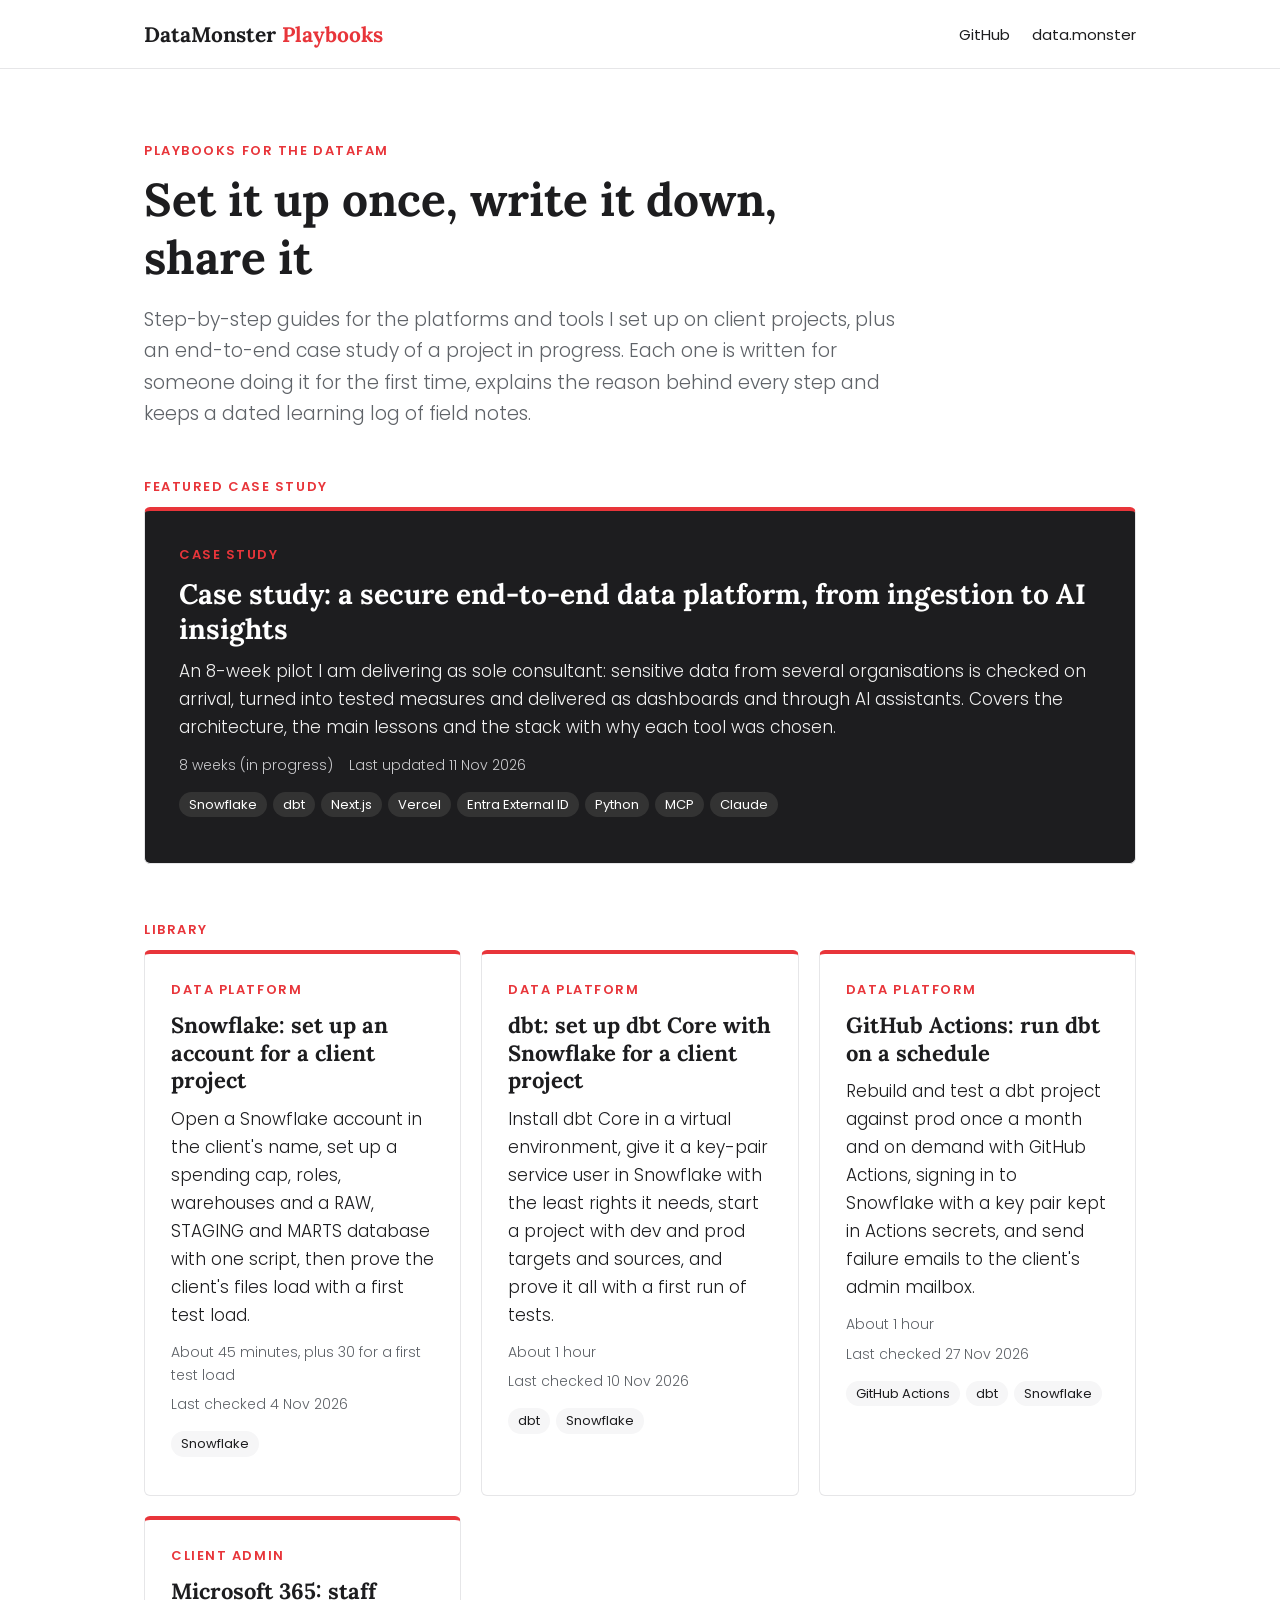
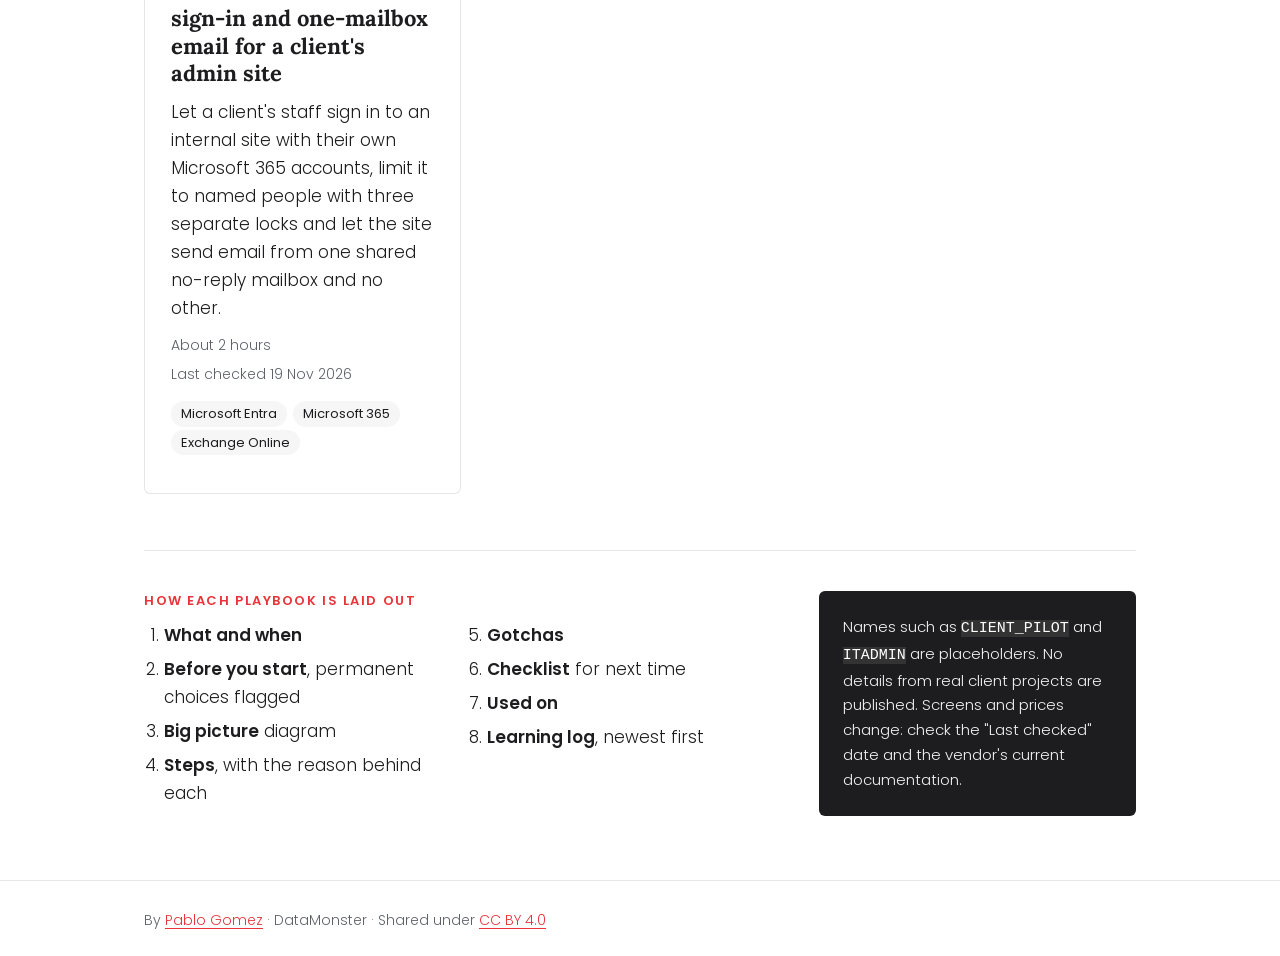
<file: index.html>
<!DOCTYPE html>
<html lang="en-GB">
<head>
<meta charset="utf-8">
<link rel="icon" href="data:image/svg+xml,%3Csvg xmlns=%22http://www.w3.org/2000/svg%22 viewBox=%220 0 32 32%22%3E%3Crect width=%2232%22 height=%2232%22 rx=%226%22 fill=%22%23e8353a%22/%3E%3Ctext x=%2216%22 y=%2223%22 font-size=%2219%22 text-anchor=%22middle%22 fill=%22white%22 font-family=%22Georgia%22 font-weight=%22bold%22%3EP%3C/text%3E%3C/svg%3E">
<meta name="viewport" content="width=device-width, initial-scale=1">
<title>DataMonster Playbooks</title>
<meta name="description" content="Step-by-step playbooks for setting up data platforms and tools on client projects, by Pablo Gomez (DataMonster).">
<link rel="preconnect" href="https://fonts.googleapis.com">
<link rel="preconnect" href="https://fonts.gstatic.com" crossorigin>
<link href="https://fonts.googleapis.com/css2?family=Lora:wght@600;700&family=Poppins:wght@300;400;600&display=swap" rel="stylesheet">
<link rel="stylesheet" href="assets/style.css">
</head>
<body>
<header class="site">
  <div class="wrap">
    <a class="brand" href="./">DataMonster <span>Playbooks</span></a>
    <nav><a href="https://github.com/pablodatamonster/datamonster-playbooks">GitHub</a><a href="https://data.monster">data.monster</a></nav>
  </div>
</header>

<main class="wrap">
  <section class="hero">
    <p class="kicker">Playbooks for the datafam</p>
    <h1>Set it up once, write it down, share it</h1>
    <p class="lead">Step-by-step guides for the platforms and tools I set up on client projects, plus an end-to-end case study of a project in progress. Each one is written for someone doing it for the first time, explains the reason behind every step and keeps a dated learning log of field notes.</p>
  </section>

  <section id="featured-wrap" hidden>
    <p class="kicker">Featured case study</p>
    <div id="featured"></div>
  </section>

  <section>
    <p class="kicker">Library</p>
    <div id="cards" class="cards" aria-live="polite"></div>
  </section>

  <section class="how">
    <div>
      <p class="kicker">How each playbook is laid out</p>
      <ol class="two-col">
        <li><b>What and when</b></li>
        <li><b>Before you start</b>, permanent choices flagged</li>
        <li><b>Big picture</b> diagram</li>
        <li><b>Steps</b>, with the reason behind each</li>
        <li><b>Gotchas</b></li>
        <li><b>Checklist</b> for next time</li>
        <li><b>Used on</b></li>
        <li><b>Learning log</b>, newest first</li>
      </ol>
    </div>
    <p class="note">Names such as <code>CLIENT_PILOT</code> and <code>ITADMIN</code> are placeholders. No details from real client projects are published. Screens and prices change: check the "Last checked" date and the vendor's current documentation.</p>
  </section>
</main>

<footer class="site"><div class="wrap">By <a href="https://data.monster">Pablo Gomez</a> · DataMonster · Shared under <a href="https://creativecommons.org/licenses/by/4.0/">CC BY 4.0</a></div></footer>

<script>
fetch('playbooks.json').then(r => r.json()).then(all => {
  const feat = all.filter(p => p.featured);
  const list = all.filter(p => !p.featured);
  if (feat.length) {
    document.getElementById('featured-wrap').hidden = false;
    document.getElementById('featured').innerHTML = feat.map(p => `
    <a class="card featured" href="playbook.html?p=${encodeURIComponent(p.file)}">
      <p class="kicker">${p.category}</p>
      <h2>${p.title}</h2>
      <p>${p.summary}</p>
      <p class="meta"><span>${p.time}</span><span>Last updated ${p.checked}</span></p>
      <p class="tags">${p.tools.map(t => `<span>${t}</span>`).join('')}</p>
    </a>`).join('');
  }
  const el = document.getElementById('cards');
  el.innerHTML = list.map(p => `
    <a class="card" href="playbook.html?p=${encodeURIComponent(p.file)}">
      <p class="kicker">${p.category}</p>
      <h2>${p.title}</h2>
      <p>${p.summary}</p>
      <p class="meta"><span>${p.time}</span><span>Last checked ${p.checked}</span></p>
      <p class="tags">${p.tools.map(t => `<span>${t}</span>`).join('')}</p>
    </a>`).join('');
}).catch(() => {
  document.getElementById('cards').textContent = 'The library could not be loaded. Browse the playbooks on GitHub instead.';
});
</script>
</body>
</html>
</file>
<file: assets/style.css>
/* DataMonster Playbooks · Lora headings, Poppins text, red accent on white */
:root {
  --red: #e8353a;
  --ink: #1d1d1f;
  --muted: #5f6368;
  --line: #e6e6e8;
  --soft: #f6f6f7;
  --dark: #1d1d1f;
}
* { box-sizing: border-box; }
html { scroll-behavior: smooth; }
body {
  margin: 0; background: #fff; color: var(--ink);
  font: 300 17px/1.65 Poppins, system-ui, sans-serif;
}
b, strong { font-weight: 600; }
a { color: var(--red); text-decoration-thickness: 1px; text-underline-offset: 3px; }
.wrap { max-width: 1040px; margin: 0 auto; padding: 0 24px; }

header.site { border-bottom: 1px solid var(--line); }
header.site .wrap { display: flex; justify-content: space-between; align-items: center; height: 68px; }
.brand { font: 700 21px Lora, Georgia, serif; color: var(--ink); text-decoration: none; }
.brand span { color: var(--red); }
nav a { margin-left: 22px; font-weight: 400; font-size: 15px; color: var(--ink); text-decoration: none; }
nav a:hover { color: var(--red); }

.kicker { font: 600 13px Poppins, sans-serif; letter-spacing: .12em; text-transform: uppercase; color: var(--red); margin: 0 0 10px; }
h1, h2, h3, h4 { font-family: Lora, Georgia, serif; font-weight: 700; line-height: 1.25; }

.hero { padding: 72px 0 48px; max-width: 760px; }
.hero h1 { font-size: 46px; margin: 0 0 18px; }
.lead { font-size: 19px; color: var(--muted); margin: 0; }

.cards { display: grid; grid-template-columns: repeat(auto-fill, minmax(300px, 1fr)); gap: 20px; margin-bottom: 56px; }
.card { display: block; padding: 26px; border: 1px solid var(--line); border-top: 4px solid var(--red); border-radius: 6px; color: var(--ink); text-decoration: none; transition: box-shadow .15s, transform .15s; }
.card:hover { box-shadow: 0 8px 24px rgba(0,0,0,.08); transform: translateY(-2px); }
.card h2 { font-size: 22px; margin: 0 0 10px; }
.card p { margin: 0 0 12px; }
.card.featured { background: var(--dark); color: #f1f1f1; border-top-color: var(--red); margin-bottom: 56px; padding: 34px; }
.card.featured h2 { font-size: 28px; color: #fff; }
.card.featured .meta { color: #c9c9cc; }
.card.featured .tags span { background: #333; color: #fff; }
.meta { display: flex; flex-wrap: wrap; gap: 6px 16px; font-size: 14px; color: var(--muted); }
.tags span { display: inline-block; font-size: 13px; font-weight: 400; padding: 2px 10px; border-radius: 99px; background: var(--soft); margin-right: 6px; }

.how { display: grid; grid-template-columns: 2fr 1fr; gap: 40px; padding: 40px 0 64px; border-top: 1px solid var(--line); }
.two-col { columns: 2; column-gap: 32px; margin: 0; padding-left: 20px; }
.two-col li { margin-bottom: 6px; break-inside: avoid; }
.note { background: var(--dark); color: #f1f1f1; padding: 24px; border-radius: 6px; font-size: 15px; margin: 0; align-self: start; }
.note code { background: #333; color: #fff; }

footer.site { border-top: 1px solid var(--line); padding: 28px 0; font-size: 14px; color: var(--muted); }

/* Playbook page */
.doc { max-width: 820px; padding: 48px 0 72px; }
.doc h1 { font-size: 40px; margin: 0 0 16px; }
.doc h2 { font-size: 28px; margin: 56px 0 14px; padding-top: 18px; border-top: 1px solid var(--line); }
.doc h2::before { content: ""; display: block; width: 40px; height: 3px; background: var(--red); margin-bottom: 16px; }
.doc h3 { font-size: 21px; margin: 36px 0 10px; }
.doc hr { display: none; }
.doc blockquote { margin: 20px 0; padding: 16px 20px; background: var(--soft); border-left: 4px solid var(--red); border-radius: 0 6px 6px 0; }
.doc blockquote p { margin: 0 0 8px; } .doc blockquote p:last-child { margin: 0; }
.doc table { border-collapse: collapse; width: 100%; margin: 18px 0; font-size: 15px; display: block; overflow-x: auto; }
.doc th { background: var(--dark); color: #fff; font-weight: 600; text-align: left; }
.doc th, .doc td { padding: 9px 12px; border: 1px solid var(--line); vertical-align: top; }
.doc tr:nth-child(even) td { background: #fafafa; }
.doc code { font: 14px/1.5 ui-monospace, SFMono-Regular, Menlo, Consolas, monospace; background: var(--soft); padding: 1px 5px; border-radius: 4px; }
.doc pre { background: #1f2024; color: #f3f3f3; padding: 18px; border-radius: 6px; overflow-x: auto; }
.doc pre code { background: none; padding: 0; color: inherit; }
.doc pre.mermaid { background: #fff; border: 1px solid var(--line); text-align: center; color: var(--ink); }
.doc li { margin-bottom: 4px; }
.doc ul:has(input[type=checkbox]) { list-style: none; padding-left: 4px; }
.doc input[type=checkbox] { accent-color: var(--red); margin-right: 8px; }

@media (max-width: 760px) {
  .hero h1 { font-size: 34px; }
  .how { grid-template-columns: 1fr; }
  .two-col { columns: 1; }
  nav a { margin-left: 14px; }
}

/* Case study: "Main lessons" as numbered cards (applies to any playbook with that heading) */
.doc h2#main-lessons + ul { list-style: none; padding: 0; margin: 28px 0 8px; display: grid; grid-template-columns: repeat(3, 1fr); gap: 18px; counter-reset: lesson; }
.doc h2#main-lessons + ul > li { counter-increment: lesson; position: relative; margin: 0; padding: 56px 24px 24px; background: var(--soft); border-top: 4px solid var(--red); border-radius: 6px; font-size: 15px; line-height: 1.6; color: var(--muted); }
.doc h2#main-lessons + ul > li::before { content: counter(lesson, decimal-leading-zero); position: absolute; top: 16px; left: 24px; font: 700 22px Lora, Georgia, serif; color: var(--red); }
.doc h2#main-lessons + ul > li strong { display: block; margin-bottom: 8px; font: 700 19px/1.3 Lora, Georgia, serif; color: var(--ink); }
.doc h2#main-lessons + ul > li:last-child { background: var(--dark); color: #d6d6d9; }
.doc h2#main-lessons + ul > li:nth-child(3n+2):last-child { grid-column: span 2; }
@media (max-width: 760px) { .doc h2#main-lessons + ul { grid-template-columns: 1fr; } .doc h2#main-lessons + ul > li:last-child { grid-column: auto; } }
.doc h2#main-lessons + ul > li:last-child strong { color: #fff; }
.doc img.figure { display: block; width: 100%; height: auto; margin: 24px 0 8px; }
</file>
